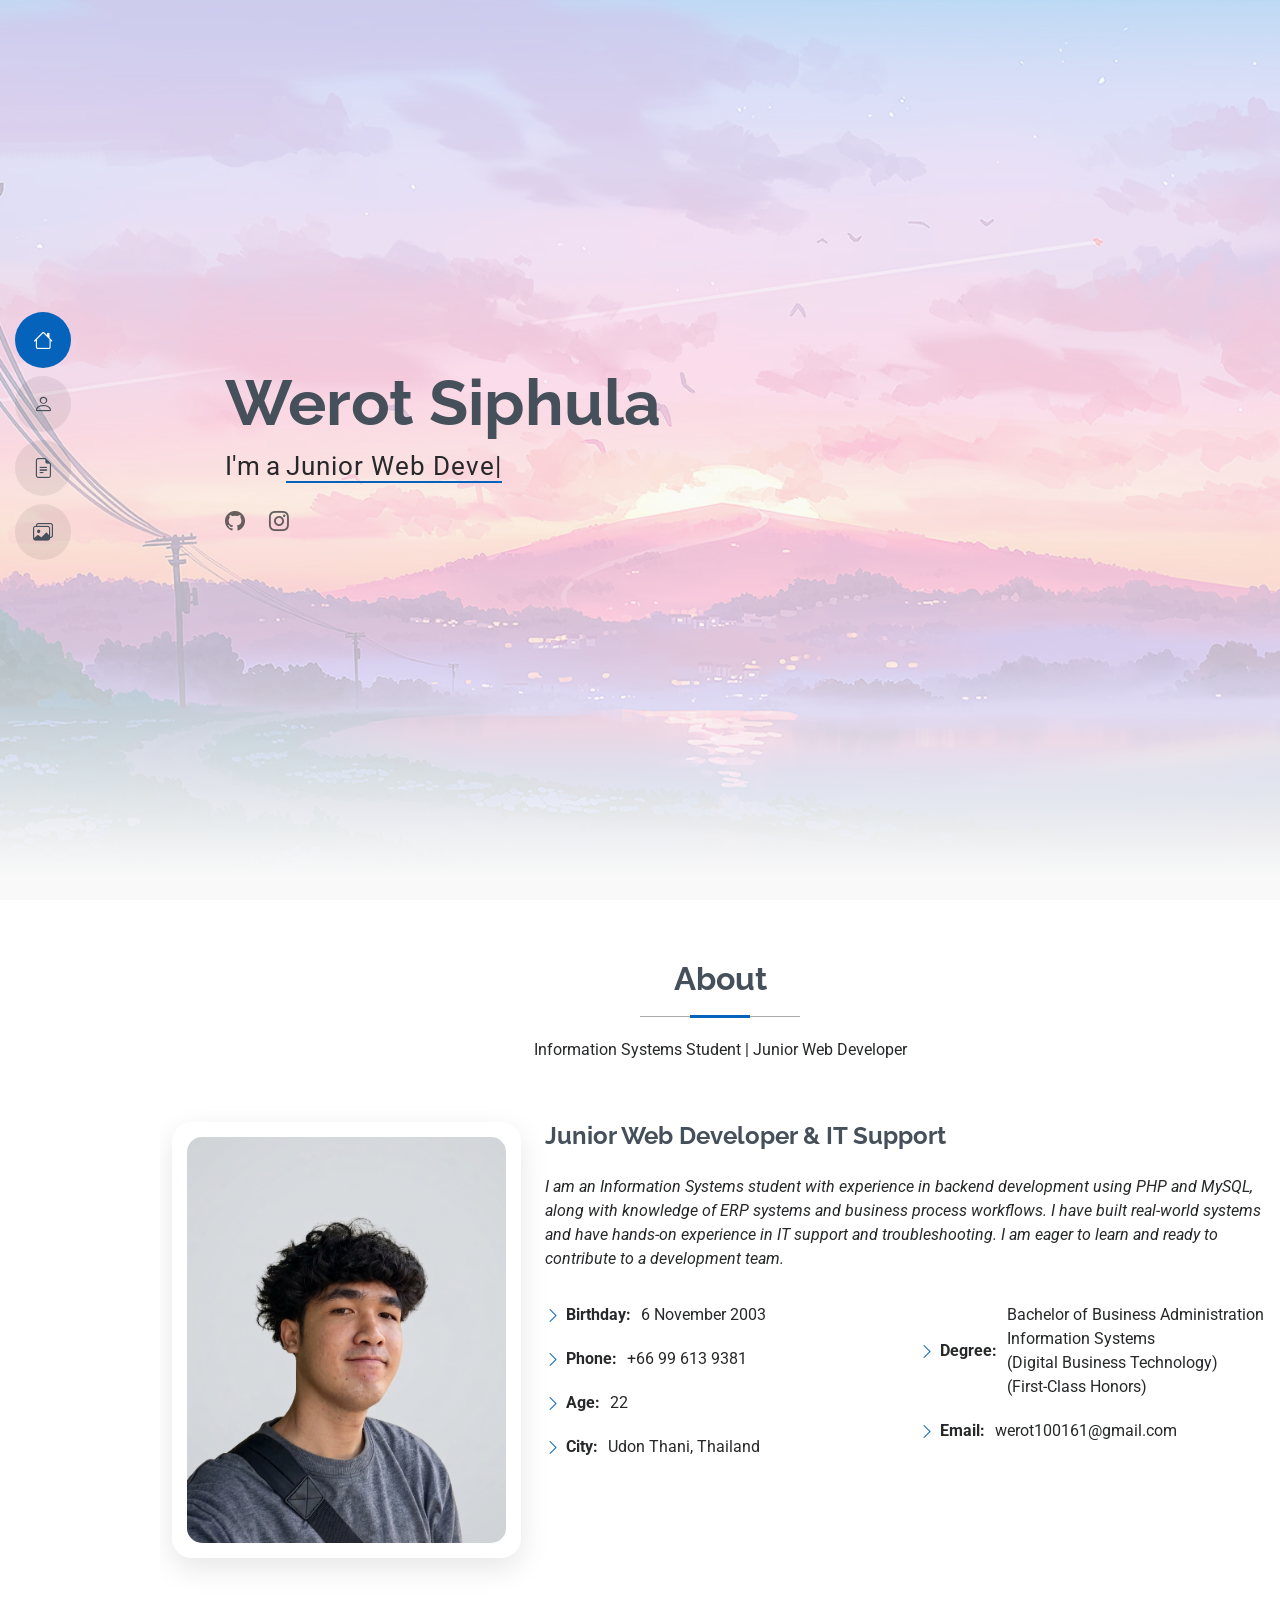
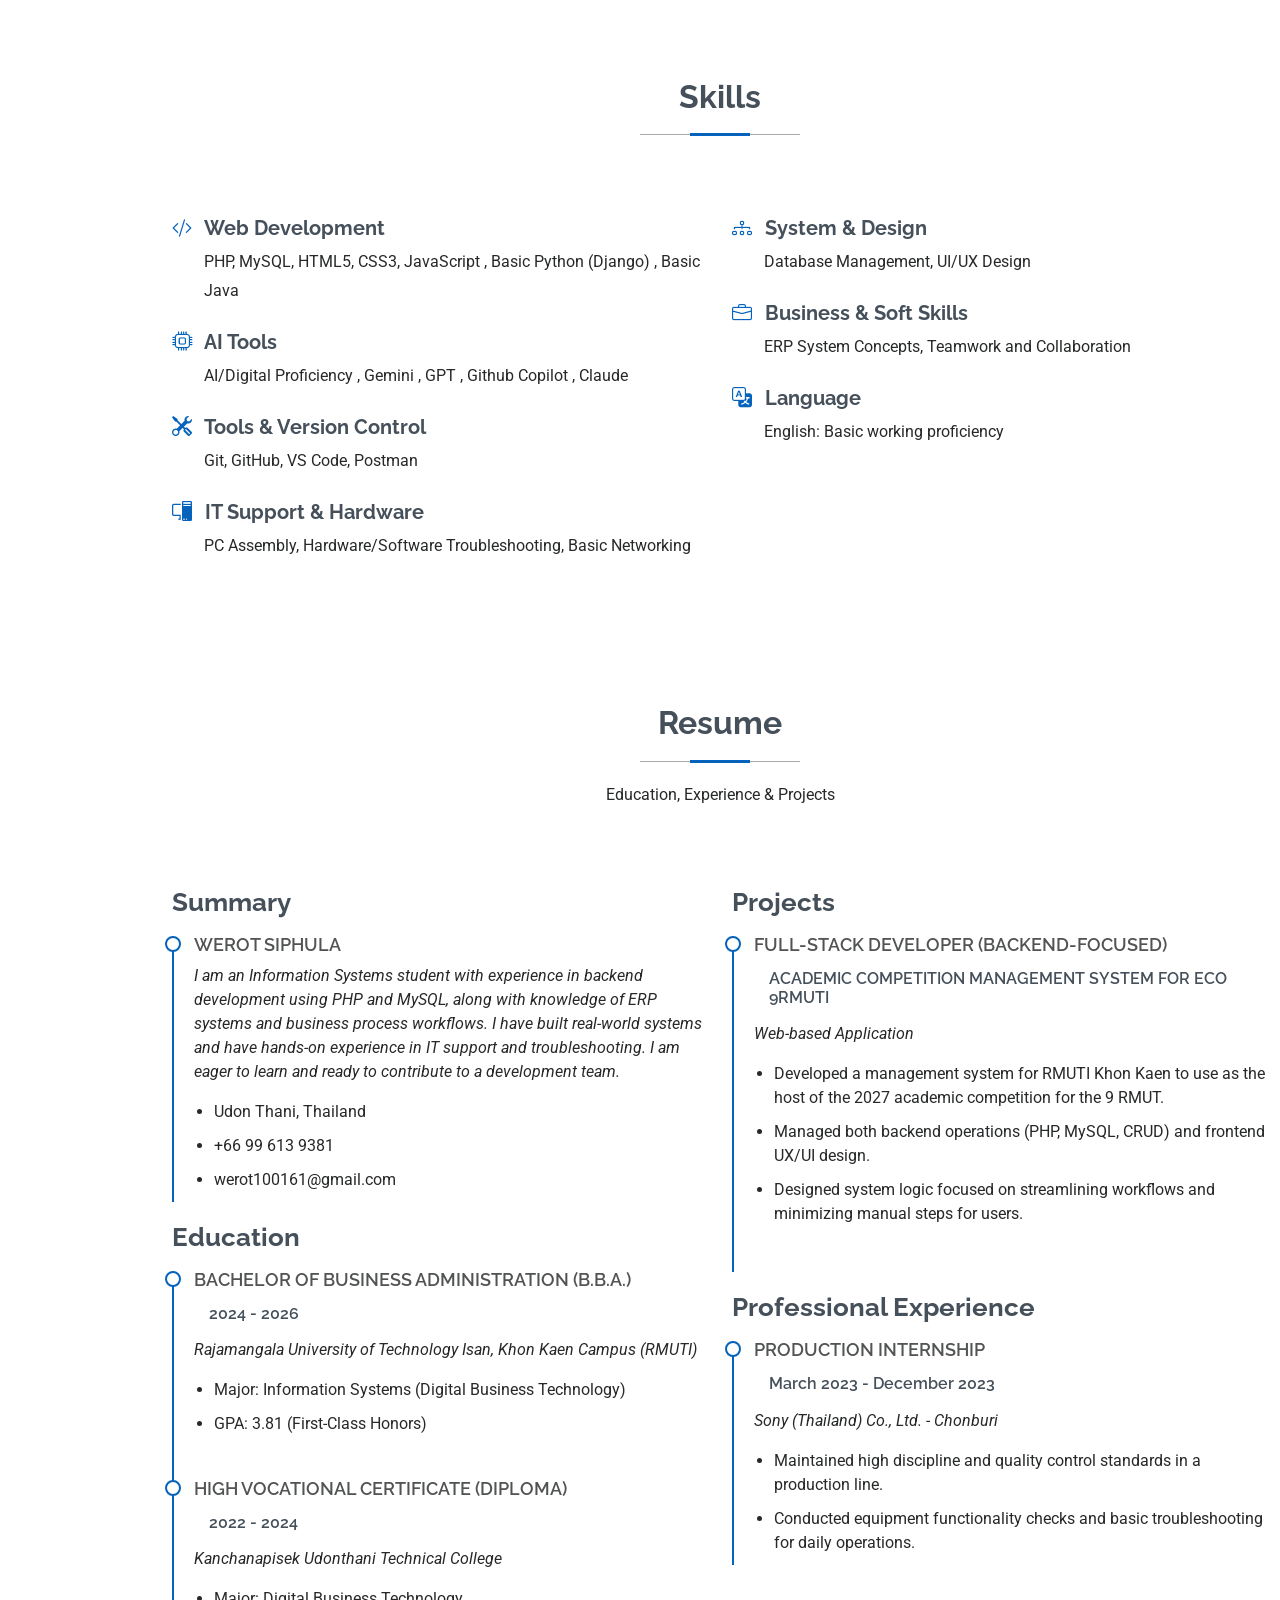
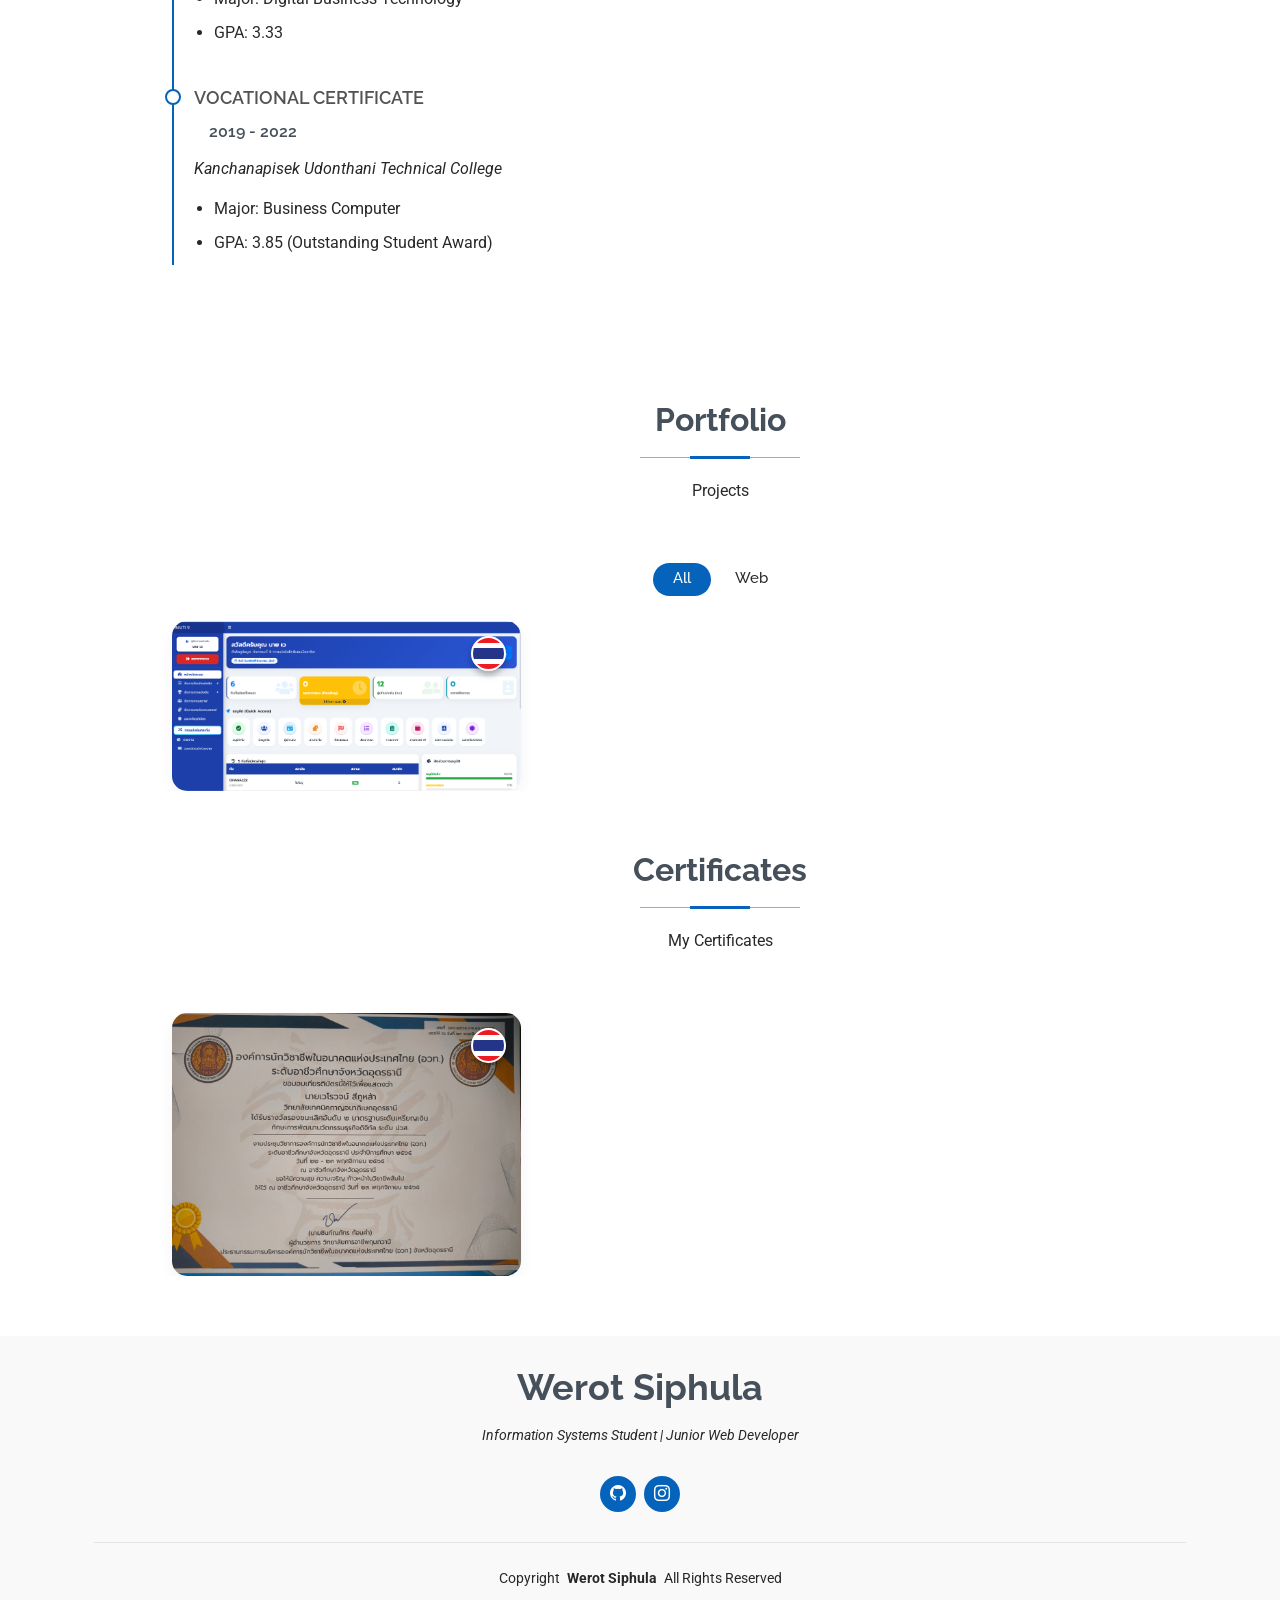
<file: index.html>
<!DOCTYPE html>
<html lang="en">

<head>
  <meta charset="utf-8">
  <meta content="width=device-width, initial-scale=1.0" name="viewport">
  <title>Index - MyResume </title>
  <meta content="" name="description">
  <meta content="" name="keywords">

  <link href="assets/img/Hutao.png" rel="icon">
  <link href="assets/img/Hutao.png" rel="apple-touch-icon">

  <link href="https://fonts.googleapis.com" rel="preconnect">
  <link href="https://fonts.gstatic.com" rel="preconnect" crossorigin>
  <link
    href="https://fonts.googleapis.com/css2?family=Roboto:ital,wght@0,100;0,300;0,400;0,500;0,700;0,900;1,100;1,300;1,400;1,500;1,700;1,900&family=Poppins:ital,wght@0,100;0,200;0,300;0,400;0,500;0,600;0,700;0,800;0,900;1,100;1,200;1,300;1,400;1,500;1,600;1,700;1,800;1,900&family=Raleway:ital,wght@0,100;0,200;0,300;0,400;0,500;0,600;0,700;0,800;0,900;1,100;1,200;1,300;1,400;1,500;1,600;1,700;1,800;1,900&display=swap"
    rel="stylesheet">

  <link href="assets/vendor/bootstrap/css/bootstrap.min.css" rel="stylesheet">
  <link href="assets/vendor/bootstrap-icons/bootstrap-icons.css" rel="stylesheet">
  <link href="assets/vendor/aos/aos.css" rel="stylesheet">
  <link href="assets/vendor/glightbox/css/glightbox.min.css" rel="stylesheet">
  <link href="assets/vendor/swiper/swiper-bundle.min.css" rel="stylesheet">

  <link href="assets/css/main.css" rel="stylesheet">

</head>

<body class="index-page">

  <header id="header" class="header d-flex flex-column justify-content-center">

    <i class="header-toggle d-xl-none bi bi-list"></i>

    <nav id="navmenu" class="navmenu">
      <ul>
        <li><a href="#hero" class="active"><i class="bi bi-house navicon"></i><span>Home</span></a></li>
        <li><a href="#about"><i class="bi bi-person navicon"></i><span>About</span></a></li>
        <li><a href="#resume"><i class="bi bi-file-earmark-text navicon"></i><span>Resume</span></a></li>
        <li><a href="#portfolio"><i class="bi bi-images navicon"></i><span>Portfolio</span></a></li>
      </ul>
    </nav>

  </header>

  <main class="main">

    <section id="hero" class="hero section light-background">

      <img src="assets/img/pixel1.jpg" alt="">

      <div class="container" data-aos="zoom-out">
        <div class="row justify-content-center">
          <div class="col-lg-9">
            <h2>Werot Siphula</h2>
            <p>I'm a <span class="typed" data-typed-items="Junior Web Developer, IT Support"></span><span
                class="typed-cursor typed-cursor--blink" aria-hidden="true"></span></p>
            <div class="social-links">
              <a href="https://github.com/Werot2003" target="_blank"><i class="bi bi-github"></i></a>
              <a href="https://www.instagram.com/werot_2003"><i class="bi bi-instagram"></i></a>
            </div>
          </div>
        </div>
      </div>

    </section>
    <section id="about" class="about section">

      <div class="container section-title" data-aos="fade-up">
        <h2>About</h2>
        <p>Information Systems Student | Junior Web Developer</p>
      </div>
      <div class="container" data-aos="fade-up" data-aos-delay="100">

        <div class="row gy-4 justify-content-center">
          <div class="col-lg-4" data-aos="fade-right">
            <div class="profile-card text-center">
              <img src="assets/img/me1.png" class="img-fluid" alt="Werot Siphula">
            </div>
          </div>
          <div class="col-lg-8 content">
            <h2>Junior Web Developer &amp; IT Support</h2>
            <p class="fst-italic py-3">
              I am an Information Systems student with experience in backend development using PHP and MySQL, along with
              knowledge of ERP systems and business process workflows. I have built real-world systems and have hands-on
              experience in IT support and troubleshooting. I am eager to learn and ready to contribute to a development
              team.
            </p>
            <div class="row">
              <div class="col-lg-6">
                <ul>
                  <li><i class="bi bi-chevron-right"></i> <strong>Birthday:</strong> <span>6 November 2003</span></li>
                  <li><i class="bi bi-chevron-right"></i> <strong>Phone:</strong> <span>+66 99 613 9381</span> </li>
                  <li><i class="bi bi-chevron-right"></i> <strong>Age:</strong> <span>22</span></li>
                  <li><i class="bi bi-chevron-right"></i> <strong>City:</strong> <span>Udon Thani, Thailand</span></li>
                </ul>
              </div>
              <div class="col-lg-6">
                <ul>
                  <li><i class="bi bi-chevron-right"></i> <strong>Degree:</strong>
                    <span>Bachelor of Business Administration <br> Information Systems <br> (Digital Business
                      Technology) <br>(First-Class Honors)</span>
                  </li>
                  <li><i class="bi bi-chevron-right"></i> <strong>Email:</strong> <span>werot100161@gmail.com</span>
                  </li>
                </ul>
              </div>
            </div>
          </div>
        </div>

      </div>

    </section>

    <section id="skills" class="skills section">

      <div class="container section-title" data-aos="fade-up">
        <h2>Skills</h2>
      </div>
      <div class="container" data-aos="fade-up" data-aos-delay="100">

        <div class="row">

          <div class="col-lg-6">
            <div class="mb-4">
              <h5 class="fw-bold" style="color: var(--heading-color);">
                <i class="bi bi-code-slash" style="color: var(--accent-color); margin-right: 8px;"></i> Web Development
              </h5>
              <ul style="list-style-type: none; padding-left: 32px; line-height: 1.8; color: var(--default-color);">
                <li>PHP, MySQL, HTML5, CSS3, JavaScript , Basic Python (Django) , Basic Java</li>
              </ul>
            </div>

            <div class="mb-4">
              <h5 class="fw-bold" style="color: var(--heading-color);">
                <i class="bi bi-cpu" style="color: var(--accent-color); margin-right: 8px;"></i> AI Tools
              </h5>
              <ul style="list-style-type: none; padding-left: 32px; line-height: 1.8; color: var(--default-color);">
                <li>AI/Digital Proficiency , Gemini , GPT , Github Copilot , Claude</li>
              </ul>
            </div>

            <div class="mb-4">
              <h5 class="fw-bold" style="color: var(--heading-color);">
                <i class="bi bi-tools" style="color: var(--accent-color); margin-right: 8px;"></i> Tools & Version
                Control
              </h5>
              <ul style="list-style-type: none; padding-left: 32px; line-height: 1.8; color: var(--default-color);">
                <li>Git, GitHub, VS Code, Postman</li>
              </ul>
            </div>

            <div class="mb-4">
              <h5 class="fw-bold" style="color: var(--heading-color);">
                <i class="bi bi-pc-display" style="color: var(--accent-color); margin-right: 8px;"></i> IT Support &
                Hardware
              </h5>
              <ul style="list-style-type: none; padding-left: 32px; line-height: 1.8; color: var(--default-color);">
                <li>PC Assembly, Hardware/Software Troubleshooting, Basic Networking</li>
              </ul>
            </div>
          </div>

          <div class="col-lg-6">
            <div class="mb-4">
              <h5 class="fw-bold" style="color: var(--heading-color);">
                <i class="bi bi-diagram-3" style="color: var(--accent-color); margin-right: 8px;"></i> System & Design
              </h5>
              <ul style="list-style-type: none; padding-left: 32px; line-height: 1.8; color: var(--default-color);">
                <li>Database Management, UI/UX Design</li>
              </ul>
            </div>

            <div class="mb-4">
              <h5 class="fw-bold" style="color: var(--heading-color);">
                <i class="bi bi-briefcase" style="color: var(--accent-color); margin-right: 8px;"></i> Business & Soft
                Skills
              </h5>
              <ul style="list-style-type: none; padding-left: 32px; line-height: 1.8; color: var(--default-color);">
                <li>ERP System Concepts, Teamwork and Collaboration</li>
              </ul>
            </div>

            <div class="mb-4">
              <h5 class="fw-bold" style="color: var(--heading-color);">
                <i class="bi bi-translate" style="color: var(--accent-color); margin-right: 8px;"></i> Language
              </h5>
              <ul style="list-style-type: none; padding-left: 32px; line-height: 1.8; color: var(--default-color);">
                <li>English: Basic working proficiency</li>
              </ul>
            </div>
          </div>

        </div>

      </div>

    </section>

    <section id="resume" class="resume section">

      <div class="container section-title" data-aos="fade-up">
        <h2>Resume</h2>
        <p>Education, Experience & Projects</p>
      </div>
      <div class="container">

        <div class="row">

          <div class="col-lg-6" data-aos="fade-up" data-aos-delay="100">
            <h3 class="resume-title">Summary</h3>

            <div class="resume-item pb-0">
              <h4>Werot Siphula</h4>
              <p><em>I am an Information Systems student with experience in backend development using PHP and MySQL,
                  along with knowledge of ERP systems and business process workflows. I have built real-world systems
                  and have hands-on experience in IT support and troubleshooting. I am eager to learn and ready to
                  contribute to a development team.</em></p>
              <ul>
                <li>Udon Thani, Thailand</li>
                <li>+66 99 613 9381</li>
                <li>werot100161@gmail.com</li>
              </ul>
            </div>
            <h3 class="resume-title">Education</h3>
            <div class="resume-item">
              <h4>Bachelor of Business Administration (B.B.A.)</h4>
              <h5>2024 - 2026</h5>
              <p><em>Rajamangala University of Technology Isan, Khon Kaen Campus (RMUTI)</em></p>
              <ul>
                <li>Major: Information Systems (Digital Business Technology)</li>
                <li>GPA: 3.81 (First-Class Honors)</li>
              </ul>
            </div>
            <div class="resume-item">
              <h4>High Vocational Certificate (Diploma)</h4>
              <h5>2022 - 2024</h5>
              <p><em>Kanchanapisek Udonthani Technical College</em></p>
              <ul>
                <li>Major: Digital Business Technology</li>
                <li>GPA: 3.33</li>
              </ul>
            </div>
            <div class="resume-item">
              <h4>Vocational Certificate</h4>
              <h5>2019 - 2022</h5>
              <p><em>Kanchanapisek Udonthani Technical College</em></p>
              <ul>
                <li>Major: Business Computer</li>
                <li>GPA: 3.85 (Outstanding Student Award)</li>
              </ul>
            </div>
          </div>

          <div class="col-lg-6" data-aos="fade-up" data-aos-delay="200">

            <h3 class="resume-title">Projects</h3>
            <div class="resume-item">
              <h4>Full-Stack Developer (Backend-Focused)</h4>
              <h5>ACADEMIC COMPETITION MANAGEMENT SYSTEM FOR ECO 9RMUTI</h5>
              <p><em>Web-based Application</em></p>
              <ul>
                <li>Developed a management system for RMUTI Khon Kaen to use as the host of the 2027 academic
                  competition for the 9 RMUT.</li>
                <li>Managed both backend operations (PHP, MySQL, CRUD) and frontend UX/UI design.</li>
                <li>Designed system logic focused on streamlining workflows and minimizing manual steps for users.</li>
              </ul>
            </div>
            <h3 class="resume-title">Professional Experience</h3>
            <div class="resume-item">
              <h4>Production Internship</h4>
              <h5>March 2023 - December 2023</h5>
              <p><em>Sony (Thailand) Co., Ltd. - Chonburi</em></p>
              <ul>
                <li>Maintained high discipline and quality control standards in a production line.</li>
                <li>Conducted equipment functionality checks and basic troubleshooting for daily operations.</li>
              </ul>
            </div>
          </div>

        </div>

      </div>

    </section>

    <section id="portfolio" class="portfolio section">

      <div class="container section-title" data-aos="fade-up">
        <h2>Portfolio</h2>
        <p>Projects</p>
      </div>

      <div class="container">

        <div class="isotope-layout" data-default-filter="*" data-layout="masonry" data-sort="original-order">

          <ul class="portfolio-filters isotope-filters" data-aos="fade-up" data-aos-delay="100">
            <li data-filter="*" class="filter-active">All</li>
            <li data-filter=".filter-web">Web</li>
          </ul>
          <div class="row gy-4 isotope-container" data-aos="fade-up" data-aos-delay="200">

            <div class="col-lg-4 col-md-6 portfolio-item isotope-item filter-web">
              <a href="portfolio-details.html" class="portfolio-card-link" title="เนื้อหาหน้านี้เป็นภาษาไทย">

                <div class="thai-flag-badge"></div>

                <img src="assets/img/portfolio/PJ1.png" class="img-fluid" alt="ACADEMIC COMPETITION MANAGEMENT SYSTEM">
                <div class="portfolio-info">
                  <h4>ACADEMIC COMPETITION MANAGEMENT SYSTEM</h4>
                  <p>Web-based Application (PHP, MySQL)</p>
                </div>
              </a>
            </div>
          </div>
        </div>

      </div>

      <div class="container section-title" data-aos="fade-up" style="margin-top: 60px;">
        <h2>Certificates</h2>
        <p>My Certificates</p>
      </div>

      <div class="container">
        <div class="row gy-4" data-aos="fade-up" data-aos-delay="200">

          <div class="col-lg-4 col-md-6 portfolio-item">
            <a href="certificate-details.html" class="portfolio-card-link" title="ดูใบประกาศทั้งหมด">
              <div class="thai-flag-badge"></div>
              <img src="assets/img/c/IMG_20260505_214524114.jpg" class="img-fluid" alt="My Certificates">
              <div class="portfolio-info">
                <h4>All Certificates</h4>
                <p>รวมใบประกาศนียบัตร</p>
              </div>
            </a>
          </div>

        </div>
      </div>

    </section>

  </main>

  <footer id="footer" class="footer position-relative light-background">
    <div class="container">
      <h3 class="sitename">Werot Siphula</h3>
      <p>Information Systems Student | Junior Web Developer</p>
      <div class="social-links d-flex justify-content-center">
        <a href="https://github.com/Werot2003" target="_blank"><i class="bi bi-github"></i></a>
        <a href="https://www.instagram.com/werot_2003"><i class="bi bi-instagram"></i></a>
      </div>
      <div class="container">
        <div class="copyright">
          <span>Copyright</span> <strong class="px-1 sitename">Werot Siphula</strong> <span>All Rights Reserved</span>
        </div>
      </div>
    </div>
  </footer>

  <a href="#" id="scroll-top" class="scroll-top d-flex align-items-center justify-content-center"><i
      class="bi bi-arrow-up-short"></i></a>

  <div id="preloader"></div>

  <script src="assets/vendor/bootstrap/js/bootstrap.bundle.min.js"></script>
  <script src="assets/vendor/aos/aos.js"></script>
  <script src="assets/vendor/typed.js/typed.umd.js"></script>
  <script src="assets/vendor/purecounter/purecounter_vanilla.js"></script>
  <script src="assets/vendor/waypoints/noframework.waypoints.js"></script>
  <script src="assets/vendor/glightbox/js/glightbox.min.js"></script>
  <script src="assets/vendor/imagesloaded/imagesloaded.pkgd.min.js"></script>
  <script src="assets/vendor/isotope-layout/isotope.pkgd.min.js"></script>
  <script src="assets/vendor/swiper/swiper-bundle.min.js"></script>

  <script src="assets/js/main.js"></script>

</body>

</html>
</file>
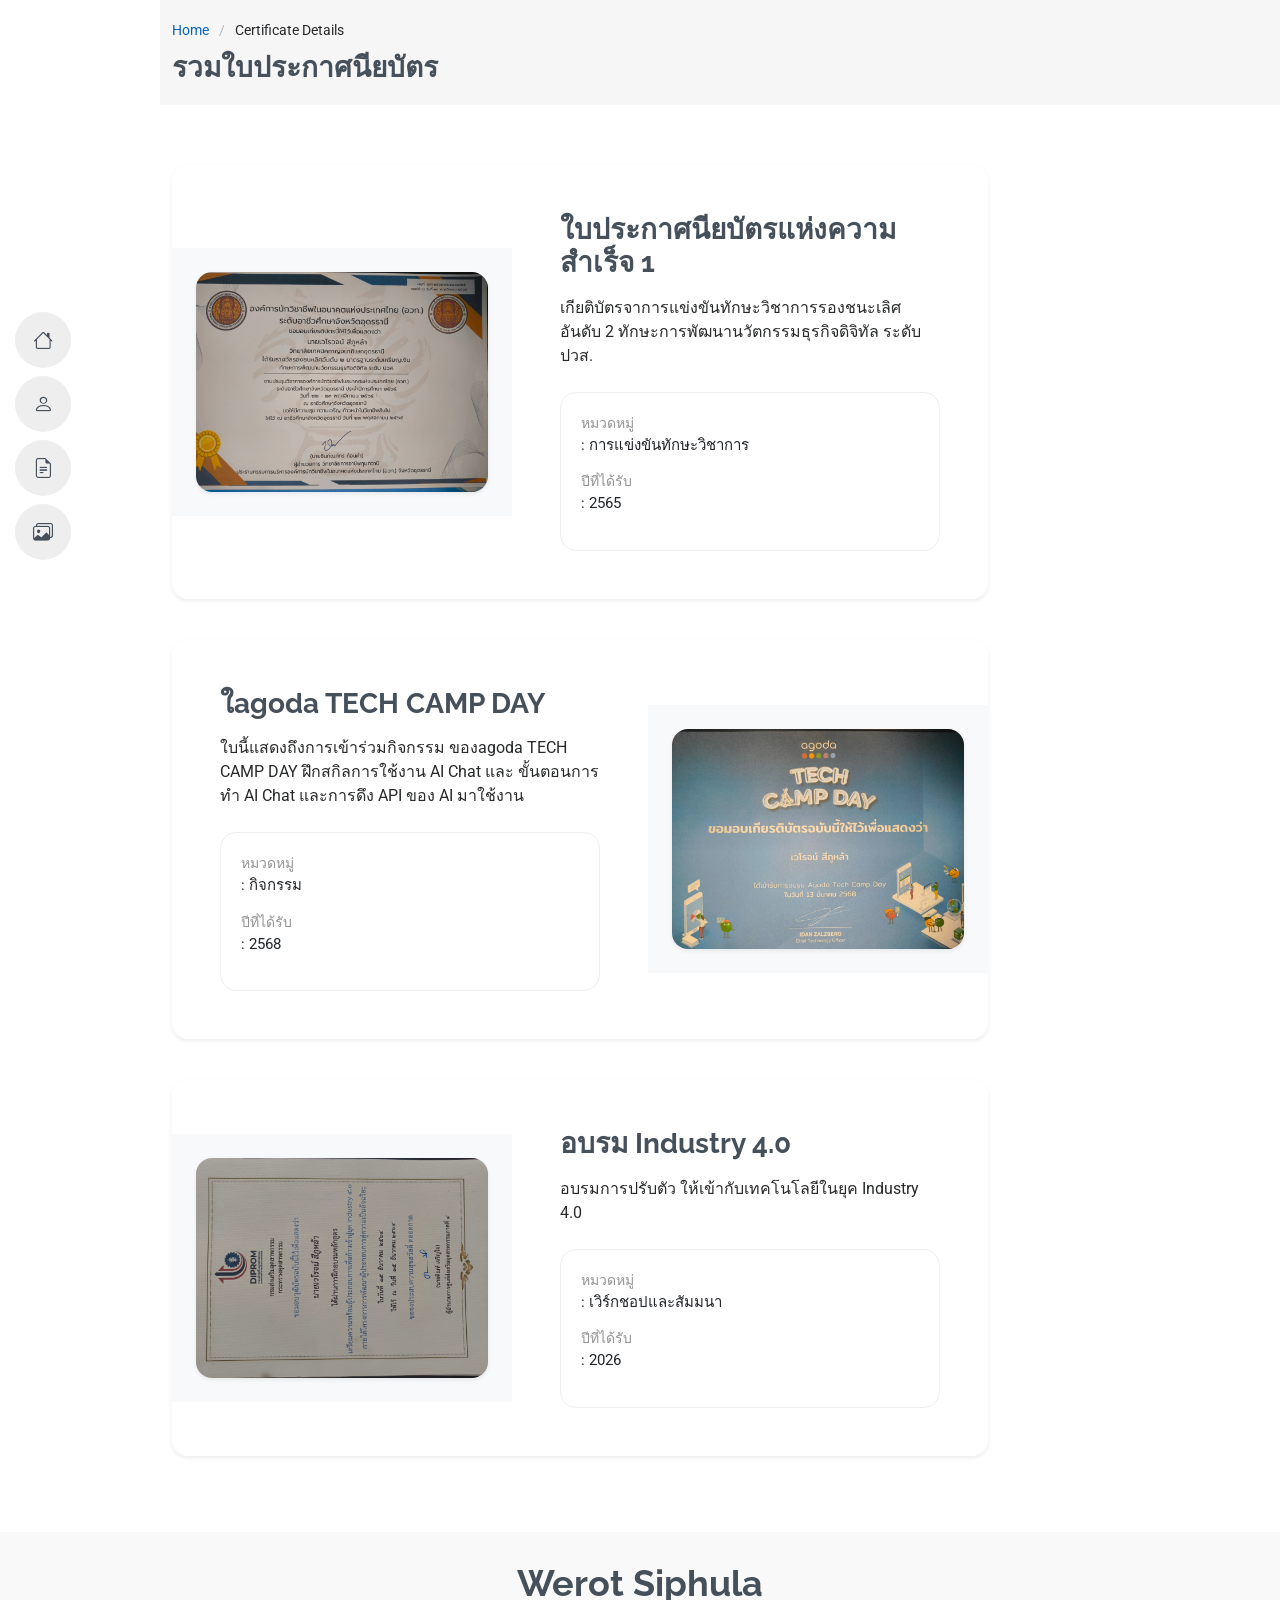
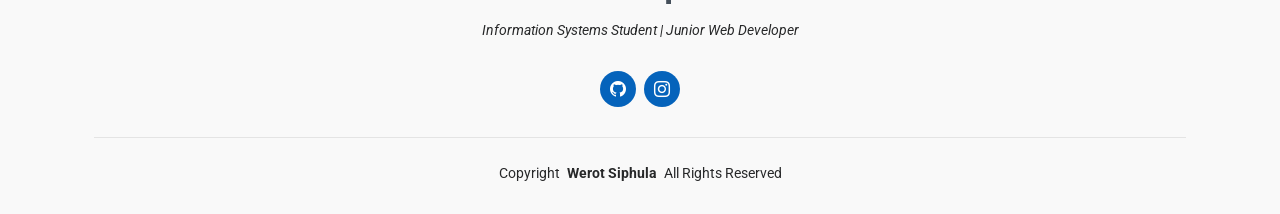
<file: certificate-details.html>
<!DOCTYPE html>
<html lang="en">

<head>
  <meta charset="utf-8">
  <meta content="width=device-width, initial-scale=1.0" name="viewport">
  <title>Certificate Details - Werot Siphula</title>
  <meta content="" name="description">
  <meta content="" name="keywords">

  <link href="assets/img/Hutao.png" rel="icon">
  <link href="assets/img/Hutao.png" rel="apple-touch-icon">

  <link href="https://fonts.googleapis.com" rel="preconnect">
  <link href="https://fonts.gstatic.com" rel="preconnect" crossorigin>
  <link href="https://fonts.googleapis.com/css2?family=Roboto:ital,wght@0,100;0,300;0,400;0,500;0,700;0,900;1,100;1,300;1,400;1,500;1,700;1,900&family=Poppins:ital,wght@0,100;0,200;0,300;0,400;0,500;0,600;0,700;0,800;0,900;1,100;1,200;1,300;1,400;1,500;1,600;1,700;1,800;1,900&family=Raleway:ital,wght@0,100;0,200;0,300;0,400;0,500;0,600;0,700;0,800;0,900;1,100;1,200;1,300;1,400;1,500;1,600;1,700;1,800;1,900&display=swap" rel="stylesheet">

  <link href="assets/vendor/bootstrap/css/bootstrap.min.css" rel="stylesheet">
  <link href="assets/vendor/bootstrap-icons/bootstrap-icons.css" rel="stylesheet">
  <link href="assets/vendor/aos/aos.css" rel="stylesheet">
  <link href="assets/vendor/glightbox/css/glightbox.min.css" rel="stylesheet">
  <link href="assets/vendor/swiper/swiper-bundle.min.css" rel="stylesheet">

  <link href="assets/css/main.css" rel="stylesheet">
</head>

<body class="portfolio-details-page">

  <header id="header" class="header d-flex flex-column justify-content-center">

    <i class="header-toggle d-xl-none bi bi-list"></i>

    <nav id="navmenu" class="navmenu">
      <ul>
        <li><a href="index.html#hero"><i class="bi bi-house navicon"></i><span>Home</span></a></li>
        <li><a href="index.html#about"><i class="bi bi-person navicon"></i><span>About</span></a></li>
        <li><a href="index.html#resume"><i class="bi bi-file-earmark-text navicon"></i><span>Resume</span></a></li>
        <li><a href="index.html#portfolio"><i class="bi bi-images navicon"></i><span>Portfolio</span></a></li>
      </ul>
    </nav>

  </header>

  <main class="main">

    <div class="page-title" data-aos="fade">
      <div class="container">
        <nav class="breadcrumbs">
          <ol>
            <li><a href="index.html">Home</a></li>
            <li class="current">Certificate Details</li>
          </ol>
        </nav>
        <h1>รวมใบประกาศนียบัตร</h1>
      </div>
    </div>

    <section id="portfolio-details" class="portfolio-details section">

      <div class="container" data-aos="fade-up">

        <div class="row gy-4">

          <!-- Certificate 1 -->
          <div class="col-lg-9" id="cert1">
            <div class="card border-0 shadow-sm rounded-4 overflow-hidden mb-3" data-aos="fade-up" data-aos-delay="100">
              <div class="row g-0 align-items-center">
                <div class="col-md-5 text-center bg-light p-4">
                   <a href="assets/img/c/IMG_20260505_214524114.jpg" class="glightbox" data-gallery="certificates">
                     <img src="assets/img/c/IMG_20260505_214524114.jpg" class="img-fluid rounded-4 shadow-sm" alt="Certificate 1" style="max-height: 280px; object-fit: contain;">
                   </a>
                </div>
                <div class="col-md-7 p-4 p-lg-5">
                  <h3 class="fw-bold mb-3" style="color: var(--heading-color);">ใบประกาศนียบัตรแห่งความสำเร็จ 1</h3>
                  <p class="mb-4" style="color: var(--default-color);">
                    เกียติบัตรจาการแข่งขันทักษะวิชาการรองชนะเลิศอันดับ 2 ทักษะการพัฒนานวัตกรรมธุรกิจดิจิทัล ระดับ ปวส. 
                  </p>
                  <div class="portfolio-info rounded-4" style="margin-top: 0; padding: 20px; box-shadow: none; border: 1px solid #eee;">
                    <ul style="margin-bottom: 0;">
                      <li><strong>หมวดหมู่</strong>: การแข่งขันทักษะวิชาการ</li>
                      <li><strong>ปีที่ได้รับ</strong>: 2565</li>
                    </ul>
                  </div>
                </div>
              </div>
            </div>
          </div>

          <!-- Certificate 2 -->
          <div class="col-lg-9" id="cert2">
            <div class="card border-0 shadow-sm rounded-4 overflow-hidden mb-3" data-aos="fade-up" data-aos-delay="200">
              <div class="row g-0 align-items-center flex-md-row-reverse">
                <div class="col-md-5 text-center bg-light p-4">
                   <a href="assets/img/c/IMG_20260505_214531513.jpg" class="glightbox" data-gallery="certificates">
                     <img src="assets/img/c/IMG_20260505_214531513.jpg" class="img-fluid rounded-4 shadow-sm" alt="Certificate 2" style="max-height: 280px; object-fit: contain;">
                   </a>
                </div>
                <div class="col-md-7 p-4 p-lg-5">
                  <h3 class="fw-bold mb-3" style="color: var(--heading-color);">ใagoda TECH CAMP DAY</h3>
                  <p class="mb-4" style="color: var(--default-color);">
                    ใบนี้แสดงถึงการเข้าร่วมกิจกรรม ของagoda TECH CAMP DAY ฝึกสกิลการใช้งาน AI Chat และ ขั้นตอนการทำ AI Chat และการดึง API ของ AI มาใช้งาน
                  </p>
                  <div class="portfolio-info rounded-4" style="margin-top: 0; padding: 20px; box-shadow: none; border: 1px solid #eee;">
                    <ul style="margin-bottom: 0;">
                      <li><strong>หมวดหมู่</strong>: กิจกรรม</li>
                      <li><strong>ปีที่ได้รับ</strong>: 2568</li>
                    </ul>
                  </div>
                </div>
              </div>
            </div>
          </div>

          <!-- Certificate 3 -->
          <div class="col-lg-9" id="cert3">
            <div class="card border-0 shadow-sm rounded-4 overflow-hidden mb-3" data-aos="fade-up" data-aos-delay="300">
              <div class="row g-0 align-items-center">
                <div class="col-md-5 text-center bg-light p-4">
                   <a href="assets/img/c/IMG_20260505_214738640.jpg" class="glightbox" data-gallery="certificates">
                     <img src="assets/img/c/IMG_20260505_214738640.jpg" class="img-fluid rounded-4 shadow-sm" alt="Certificate 3" style="max-height: 280px; object-fit: contain;">
                   </a>
                </div>
                <div class="col-md-7 p-4 p-lg-5">
                  <h3 class="fw-bold mb-3" style="color: var(--heading-color);">อบรม Industry 4.0</h3>
                  <p class="mb-4" style="color: var(--default-color);">
                    อบรมการปรับตัว ให้เข้ากับเทคโนโลยีในยุค Industry 4.0
                  </p>
                  <div class="portfolio-info rounded-4" style="margin-top: 0; padding: 20px; box-shadow: none; border: 1px solid #eee;">
                    <ul style="margin-bottom: 0;">
                      <li><strong>หมวดหมู่</strong>: เวิร์กชอปและสัมมนา</li>
                      <li><strong>ปีที่ได้รับ</strong>: 2026</li>
                    </ul>
                  </div>
                </div>
              </div>
            </div>
          </div>

        </div>

      </div>

    </section>

  </main>

  <footer id="footer" class="footer position-relative light-background">
    <div class="container">
      <h3 class="sitename">Werot Siphula</h3>
      <p>Information Systems Student | Junior Web Developer</p>
      <div class="social-links d-flex justify-content-center">
        <a href="https://github.com/Werot2003" target="_blank"><i class="bi bi-github"></i></a>
        <a href="https://www.instagram.com/werot_2003"><i class="bi bi-instagram"></i></a>
      </div>
      <div class="container">
        <div class="copyright">
          <span>Copyright</span> <strong class="px-1 sitename">Werot Siphula</strong> <span>All Rights Reserved</span>
        </div>
      </div>
    </div>
  </footer>

  <a href="#" id="scroll-top" class="scroll-top d-flex align-items-center justify-content-center"><i class="bi bi-arrow-up-short"></i></a>

  <div id="preloader"></div>

  <script src="assets/vendor/bootstrap/js/bootstrap.bundle.min.js"></script>
  <script src="assets/vendor/aos/aos.js"></script>
  <script src="assets/vendor/typed.js/typed.umd.js"></script>
  <script src="assets/vendor/purecounter/purecounter_vanilla.js"></script>
  <script src="assets/vendor/waypoints/noframework.waypoints.js"></script>
  <script src="assets/vendor/glightbox/js/glightbox.min.js"></script>
  <script src="assets/vendor/imagesloaded/imagesloaded.pkgd.min.js"></script>
  <script src="assets/vendor/isotope-layout/isotope.pkgd.min.js"></script>
  <script src="assets/vendor/swiper/swiper-bundle.min.js"></script>

  <script src="assets/js/main.js"></script>

</body>

</html>
</file>
<file: assets/css/main.css>
/* Fonts */
:root {
  --default-font: "Roboto", system-ui, -apple-system, "Segoe UI", Roboto, "Helvetica Neue", Arial, "Noto Sans", "Liberation Sans", sans-serif, "Apple Color Emoji", "Segoe UI Emoji", "Segoe UI Symbol", "Noto Color Emoji";
  --heading-font: "Raleway", sans-serif;
  --nav-font: "Poppins", sans-serif;
}

/* Global Colors - The following color variables are used throughout the website. Updating them here will change the color scheme of the entire website */
:root {
  --background-color: #ffffff;
  /* Background color for the entire website, including individual sections */
  --default-color: #272829;
  /* Default color used for the majority of the text content across the entire website */
  --heading-color: #45505b;
  /* Color for headings, subheadings and title throughout the website */
  --accent-color: #0563bb;
  /* Accent color that represents your brand on the website. It's used for buttons, links, and other elements that need to stand out */
  --surface-color: #ffffff;
  /* The surface color is used as a background of boxed elements within sections, such as cards, icon boxes, or other elements that require a visual separation from the global background. */
  --contrast-color: #ffffff;
  /* Contrast color for text, ensuring readability against backgrounds of accent, heading, or default colors. */
}

/* Nav Menu Colors - The following color variables are used specifically for the navigation menu. They are separate from the global colors to allow for more customization options */
:root {
  --nav-color: #45505b;
  /* The default color of the main navmenu links */
  --nav-hover-color: #0563bb;
  /* Applied to main navmenu links when they are hovered over or active */
  --nav-mobile-background-color: #ffffff;
  /* Used as the background color for mobile navigation menu */
  --nav-dropdown-background-color: #ffffff;
  /* Used as the background color for dropdown items that appear when hovering over primary navigation items */
  --nav-dropdown-color: #212529;
  /* Used for navigation links of the dropdown items in the navigation menu. */
  --nav-dropdown-hover-color: #0563bb;
  /* Similar to --nav-hover-color, this color is applied to dropdown navigation links when they are hovered over. */
}

/* Color Presets - These classes override global colors when applied to any section or element, providing reuse of the sam color scheme. */

.light-background {
  --background-color: #f9f9f9;
  --surface-color: #ffffff;
}

.dark-background {
  --background-color: #060606;
  --default-color: #ffffff;
  --heading-color: #ffffff;
  --surface-color: #252525;
  --contrast-color: #ffffff;
}

/* Smooth scroll */
:root {
  scroll-behavior: smooth;
}

/*--------------------------------------------------------------
# General Styling & Shared Classes
--------------------------------------------------------------*/
body {
  color: var(--default-color);
  background-color: var(--background-color);
  font-family: var(--default-font);
}

a {
  color: var(--accent-color);
  text-decoration: none;
  transition: 0.3s;
}

a:hover {
  color: color-mix(in srgb, var(--accent-color), transparent 25%);
  text-decoration: none;
}

h1,
h2,
h3,
h4,
h5,
h6 {
  color: var(--heading-color);
  font-family: var(--heading-font);
}

/*--------------------------------------------------------------
# Global Header
--------------------------------------------------------------*/
.header {
  color: var(--default-color);
  position: fixed;
  top: 0;
  left: 0;
  bottom: 0;
  padding: 0 15px;
  transition: all ease-in-out 0.3s;
  overflow-y: auto;
  z-index: 997;
  min-width: 200px;
}

@media (max-width: 1199px) {
  .header {
    background-color: var(--background-color);
    border-right: 1px solid color-mix(in srgb, var(--default-color), transparent 90%);
    width: 300px;
    left: -100%;
  }
}

@media (min-width: 1200px) and (max-width: 1600px) {
  .header~main {
    margin-left: 160px;
  }

  .header~main .hero {
    margin-left: -160px;
    width: 100vw;
  }
}

.header.header-show {
  left: 0;
}

.header .header-toggle {
  color: var(--contrast-color);
  background-color: var(--accent-color);
  font-size: 22px;
  display: flex;
  align-items: center;
  justify-content: center;
  width: 40px;
  height: 40px;
  border-radius: 50%;
  cursor: pointer;
  position: fixed;
  top: 15px;
  right: 15px;
  z-index: 9999;
  transition: background-color 0.3s;
}

.header .header-toggle:hover {
  color: var(--contrast-color);
  background-color: color-mix(in srgb, var(--accent-color) 90%, white 15%);
}

/*--------------------------------------------------------------
# Navigation Menu
--------------------------------------------------------------*/
.navmenu {
  padding: 0;
  z-index: 9997;
}

.navmenu ul {
  list-style: none;
  padding: 0 0 20px 0;
  margin: 0;
  width: 140px;
}

.navmenu a,
.navmenu a:focus {
  color: var(--nav-color);
  font-family: var(--nav-font);
  display: flex;
  align-items: center;
  padding: 10px 18px;
  margin-bottom: 8px;
  font-size: 15px;
  border-radius: 50px;
  background: color-mix(in srgb, var(--default-color), transparent 92%);
  height: 56px;
  width: 100%;
  overflow: hidden;
  transition: 0.3s;
}

.navmenu a i,
.navmenu a:focus i {
  font-size: 20px;
}

.navmenu a span,
.navmenu a:focus span {
  padding: 0 5px 0 7px;
}

@media (min-width: 992px) {

  .navmenu a,
  .navmenu a:focus {
    max-width: 56px;
  }

  .navmenu a span,
  .navmenu a:focus span {
    display: none;
  }
}

.navmenu a:hover,
.navmenu .active,
.navmenu .active:focus,
.navmenu li:hover>a {
  color: var(--contrast-color);
  background: var(--nav-hover-color);
}

.navmenu a:hover,
.navmenu li:hover>a {
  max-width: 100%;
  color: var(--contrast-color);
}

.navmenu a:hover span,
.navmenu li:hover>a span {
  display: block;
}

/*--------------------------------------------------------------
# Global Footer
--------------------------------------------------------------*/
.footer {
  color: var(--default-color);
  background-color: var(--background-color);
  font-size: 14px;
  text-align: center;
  padding: 30px 0;
  position: relative;
}

.footer h3 {
  font-size: 36px;
  font-weight: 700;
  position: relative;
  padding: 0;
  margin: 0 0 15px 0;
}

.footer p {
  font-size: 15;
  font-style: italic;
  padding: 0;
  margin: 0 0 30px 0;
}

.footer .social-links {
  margin: 0 0 30px 0;
}

.footer .social-links a {
  font-size: 16px;
  display: flex;
  align-items: center;
  justify-content: center;
  background: var(--accent-color);
  color: var(--contrast-color);
  line-height: 1;
  margin: 0 4px;
  border-radius: 50%;
  text-align: center;
  width: 36px;
  height: 36px;
  transition: 0.3s;
}

.footer .social-links a:hover {
  background: color-mix(in srgb, var(--accent-color), transparent 20%);
  text-decoration: none;
}

.footer .copyright {
  padding-top: 25px;
  border-top: 1px solid color-mix(in srgb, var(--default-color), transparent 90%);
}

.footer .credits {
  font-size: 13px;
  padding-top: 5px;
}

/*--------------------------------------------------------------
# Preloader
--------------------------------------------------------------*/
#preloader {
  position: fixed;
  inset: 0;
  z-index: 999999;
  overflow: hidden;
  background: var(--background-color);
  transition: all 0.6s ease-out;
}

#preloader:before {
  content: "";
  position: fixed;
  top: calc(50% - 30px);
  left: calc(50% - 30px);
  border: 6px solid #ffffff;
  border-color: var(--accent-color) transparent var(--accent-color) transparent;
  border-radius: 50%;
  width: 60px;
  height: 60px;
  animation: animate-preloader 1.5s linear infinite;
}

@keyframes animate-preloader {
  0% {
    transform: rotate(0deg);
  }

  100% {
    transform: rotate(360deg);
  }
}

/*--------------------------------------------------------------
# Scroll Top Button
--------------------------------------------------------------*/
.scroll-top {
  position: fixed;
  visibility: hidden;
  opacity: 0;
  right: 15px;
  bottom: -15px;
  z-index: 99999;
  background-color: var(--accent-color);
  width: 44px;
  height: 44px;
  border-radius: 50px;
  transition: all 0.4s;
}

.scroll-top i {
  font-size: 24px;
  color: var(--contrast-color);
  line-height: 0;
}

.scroll-top:hover {
  background-color: color-mix(in srgb, var(--accent-color), transparent 20%);
  color: var(--contrast-color);
}

.scroll-top.active {
  visibility: visible;
  opacity: 1;
  bottom: 15px;
}

/*--------------------------------------------------------------
# Disable aos animation delay on mobile devices
--------------------------------------------------------------*/
@media screen and (max-width: 768px) {
  [data-aos-delay] {
    transition-delay: 0 !important;
  }
}

/*--------------------------------------------------------------
# Global Page Titles & Breadcrumbs
--------------------------------------------------------------*/
.page-title {
  --background-color: color-mix(in srgb, var(--default-color), transparent 96%);
  color: var(--default-color);
  background-color: var(--background-color);
  padding: 20px 0;
  position: relative;
}

.page-title h1 {
  font-size: 28px;
  font-weight: 700;
  margin: 0;
}

.page-title .breadcrumbs ol {
  display: flex;
  flex-wrap: wrap;
  list-style: none;
  padding: 0 0 10px 0;
  margin: 0;
  font-size: 14px;
  font-weight: 400;
}

.page-title .breadcrumbs ol li+li {
  padding-left: 10px;
}

.page-title .breadcrumbs ol li+li::before {
  content: "/";
  display: inline-block;
  padding-right: 10px;
  color: color-mix(in srgb, var(--default-color), transparent 70%);
}

/*--------------------------------------------------------------
# Global Sections
--------------------------------------------------------------*/
section,
.section {
  color: var(--default-color);
  background-color: var(--background-color);
  padding: 60px 0;
  overflow: clip;
}

/*--------------------------------------------------------------
# Global Section Titles
--------------------------------------------------------------*/
.section-title {
  text-align: center;
  padding-bottom: 60px;
  position: relative;
}

.section-title h2 {
  font-size: 32px;
  font-weight: 700;
  margin-bottom: 20px;
  padding-bottom: 20px;
  position: relative;
}

.section-title h2:before {
  content: "";
  position: absolute;
  display: block;
  width: 160px;
  height: 1px;
  background: color-mix(in srgb, var(--default-color), transparent 60%);
  left: 0;
  right: 0;
  bottom: 1px;
  margin: auto;
}

.section-title h2::after {
  content: "";
  position: absolute;
  display: block;
  width: 60px;
  height: 3px;
  background: var(--accent-color);
  left: 0;
  right: 0;
  bottom: 0;
  margin: auto;
}

.section-title p {
  margin-bottom: 0;
}

/*--------------------------------------------------------------
# Hero Section
--------------------------------------------------------------*/
.hero {
  width: 100%;
  min-height: 100vh;
  position: relative;
  padding: 80px 0;
  display: flex;
  align-items: center;
  justify-content: center;
}

.hero img {
  position: absolute;
  inset: 0;
  display: block;
  width: 100%;
  height: 100%;
  object-fit: cover;
  z-index: 1;
}

.hero:before {
  content: "";
  background: color-mix(in srgb, var(--background-color), transparent 30%);
  position: absolute;
  inset: 0;
  z-index: 2;
}

.hero .container {
  position: relative;
  z-index: 3;
}

.hero h2 {
  margin: 0;
  font-size: 64px;
  font-weight: 700;
}

.hero p {
  margin: 5px 0 0 0;
  font-size: 26px;
}

.hero p span {
  letter-spacing: 1px;
  border-bottom: 2px solid var(--accent-color);
}

.hero .social-links {
  margin-top: 25px;
}

.hero .social-links a {
  font-size: 20px;
  display: inline-block;
  color: color-mix(in srgb, var(--default-color), transparent 30%);
  line-height: 1;
  margin-right: 20px;
  transition: 0.3s;
}

.hero .social-links a:hover {
  color: var(--accent-color);
}

@media (max-width: 768px) {
  .hero h2 {
    font-size: 32px;
  }

  .hero p {
    font-size: 20px;
  }
}

/*--------------------------------------------------------------
# About Section
--------------------------------------------------------------*/
.about .content h2 {
  font-weight: 700;
  font-size: 24px;
}

.about .content ul {
  list-style: none;
  padding: 0;
}

.about .content ul li {
  margin-bottom: 20px;
  display: flex;
  align-items: center;
}

.about .content ul strong {
  margin-right: 10px;
}

.about .content ul i {
  font-size: 16px;
  margin-right: 5px;
  color: var(--accent-color);
  line-height: 0;
}

/*--------------------------------------------------------------
# Stats Section
--------------------------------------------------------------*/
.stats i {
  background-color: var(--accent-color);
  color: var(--contrast-color);
  width: 54px;
  height: 54px;
  font-size: 24px;
  border-radius: 50px;
  display: inline-flex;
  align-items: center;
  justify-content: center;
  position: relative;
  z-index: 1;
}

.stats .stats-item {
  margin-top: 10px;
  width: 100%;
  position: relative;
  text-align: center;
  z-index: 0;
}

.stats .stats-item span {
  font-size: 36px;
  display: block;
  font-weight: 700;
  color: color-mix(in srgb, var(--default-color), transparent 20%);
}

.stats .stats-item p {
  padding: 0;
  margin: 0;
  color: color-mix(in srgb, var(--default-color), transparent 50%);
  font-size: 16px;
}

/*--------------------------------------------------------------
# Skills Section
--------------------------------------------------------------*/
.skills .progress {
  height: 60px;
  display: block;
  background: none;
  border-radius: 0;
}

.skills .progress .skill {
  color: var(--heading-color);
  padding: 0;
  margin: 0 0 6px 0;
  text-transform: uppercase;
  display: block;
  font-weight: 600;
  font-family: var(--heading-font);
}

.skills .progress .skill .val {
  float: right;
  font-style: normal;
}

.skills .progress-bar-wrap {
  background: color-mix(in srgb, var(--default-color), transparent 90%);
  height: 10px;
}

.skills .progress-bar {
  width: 1px;
  height: 10px;
  transition: 0.9s;
  background-color: var(--accent-color);
}

/*--------------------------------------------------------------
# Resume Section
--------------------------------------------------------------*/
.resume .resume-title {
  color: var(--heading-color);
  font-size: 26px;
  font-weight: 700;
  margin-top: 20px;
  margin-bottom: 20px;
}

.resume .resume-item {
  padding: 0 0 20px 20px;
  margin-top: -2px;
  border-left: 2px solid var(--accent-color);
  position: relative;
}

.resume .resume-item h4 {
  line-height: 18px;
  font-size: 18px;
  font-weight: 600;
  text-transform: uppercase;
  color: color-mix(in srgb, var(--default-color), transparent 20%);
  margin-bottom: 10px;
}

.resume .resume-item h5 {
  font-size: 16px;
  padding: 5px 15px;
  display: inline-block;
  font-weight: 600;
  margin-bottom: 10px;
}

.resume .resume-item ul {
  padding-left: 20px;
}

.resume .resume-item ul li {
  padding-bottom: 10px;
}

.resume .resume-item:last-child {
  padding-bottom: 0;
}

.resume .resume-item::before {
  content: "";
  position: absolute;
  width: 16px;
  height: 16px;
  border-radius: 50px;
  left: -9px;
  top: 0;
  background: var(--background-color);
  border: 2px solid var(--accent-color);
}

/*--------------------------------------------------------------
# Portfolio Section
--------------------------------------------------------------*/
.portfolio .portfolio-filters {
  padding: 0;
  margin: 0 auto 20px auto;
  list-style: none;
  text-align: center;
}

.portfolio .portfolio-filters li {
  cursor: pointer;
  display: inline-block;
  padding: 8px 20px 10px 20px;
  margin: 0;
  font-size: 15px;
  font-weight: 500;
  line-height: 1;
  margin-bottom: 5px;
  border-radius: 50px;
  transition: all 0.3s ease-in-out;
  font-family: var(--heading-font);
}

.portfolio .portfolio-filters li:hover,
.portfolio .portfolio-filters li.filter-active {
  color: var(--contrast-color);
  background-color: var(--accent-color);
}

.portfolio .portfolio-filters li:first-child {
  margin-left: 0;
}

.portfolio .portfolio-filters li:last-child {
  margin-right: 0;
}

@media (max-width: 575px) {
  .portfolio .portfolio-filters li {
    font-size: 14px;
    margin: 0 0 10px 0;
  }
}

.portfolio .portfolio-item {
  position: relative;
  overflow: hidden;
}

.portfolio .portfolio-item .portfolio-info {
  opacity: 0;
  position: absolute;
  left: 12px;
  right: 12px;
  bottom: -100%;
  z-index: 3;
  transition: all ease-in-out 0.5s;
  background: color-mix(in srgb, var(--background-color), transparent 10%);
  padding: 15px;
}

.portfolio .portfolio-item .portfolio-info h4 {
  font-size: 18px;
  font-weight: 600;
  padding-right: 50px;
}

.portfolio .portfolio-item .portfolio-info p {
  color: color-mix(in srgb, var(--default-color), transparent 30%);
  font-size: 14px;
  margin-bottom: 0;
  padding-right: 50px;
}

.portfolio .portfolio-item .portfolio-info .preview-link,
.portfolio .portfolio-item .portfolio-info .details-link {
  position: absolute;
  right: 50px;
  font-size: 24px;
  top: calc(50% - 14px);
  color: color-mix(in srgb, var(--default-color), transparent 30%);
  transition: 0.3s;
  line-height: 0;
}

.portfolio .portfolio-item .portfolio-info .preview-link:hover,
.portfolio .portfolio-item .portfolio-info .details-link:hover {
  color: var(--accent-color);
}

.portfolio .portfolio-item .portfolio-info .details-link {
  right: 14px;
  font-size: 28px;
}

.portfolio .portfolio-item:hover .portfolio-info {
  opacity: 1;
  bottom: 0;
}

/*--------------------------------------------------------------
# Portfolio Details Section
--------------------------------------------------------------*/
.portfolio-details .portfolio-details-slider img {
  width: 100%;
}

.portfolio-details .swiper-wrapper {
  height: auto;
}

.portfolio-details .swiper-button-prev,
.portfolio-details .swiper-button-next {
  width: 48px;
  height: 48px;
}

.portfolio-details .swiper-button-prev:after,
.portfolio-details .swiper-button-next:after {
  color: rgba(255, 255, 255, 0.8);
  background-color: rgba(0, 0, 0, 0.15);
  font-size: 24px;
  border-radius: 50%;
  width: 48px;
  height: 48px;
  display: flex;
  align-items: center;
  justify-content: center;
  transition: 0.3s;
}

.portfolio-details .swiper-button-prev:hover:after,
.portfolio-details .swiper-button-next:hover:after {
  background-color: rgba(0, 0, 0, 0.3);
}

@media (max-width: 575px) {

  .portfolio-details .swiper-button-prev,
  .portfolio-details .swiper-button-next {
    display: none;
  }
}

.portfolio-details .swiper-pagination {
  margin-top: 20px;
  position: relative;
}

.portfolio-details .swiper-pagination .swiper-pagination-bullet {
  width: 10px;
  height: 10px;
  background-color: color-mix(in srgb, var(--default-color), transparent 85%);
  opacity: 1;
}

.portfolio-details .swiper-pagination .swiper-pagination-bullet-active {
  background-color: var(--accent-color);
}

.portfolio-details .portfolio-info h3 {
  font-size: 22px;
  font-weight: 700;
  margin-bottom: 20px;
  padding-bottom: 20px;
  position: relative;
}

.portfolio-details .portfolio-info h3:after {
  content: "";
  position: absolute;
  display: block;
  width: 50px;
  height: 3px;
  background: var(--accent-color);
  left: 0;
  bottom: 0;
}

.portfolio-details .portfolio-info ul {
  list-style: none;
  padding: 0;
  font-size: 15px;
}

.portfolio-details .portfolio-info ul li {
  display: flex;
  flex-direction: column;
  padding-bottom: 15px;
}

.portfolio-details .portfolio-info ul strong {
  text-transform: uppercase;
  font-weight: 400;
  color: color-mix(in srgb, var(--default-color), transparent 50%);
  font-size: 14px;
}

.portfolio-details .portfolio-info .btn-visit {
  padding: 8px 40px;
  background: var(--accent-color);
  color: var(--contrast-color);
  border-radius: 50px;
  transition: 0.3s;
}

.portfolio-details .portfolio-info .btn-visit:hover {
  background: color-mix(in srgb, var(--accent-color), transparent 20%);
}

.portfolio-details .portfolio-description h2 {
  font-size: 26px;
  font-weight: 700;
  margin-bottom: 20px;
}

.portfolio-details .portfolio-description p {
  padding: 0;
}

.portfolio-details .portfolio-description .testimonial-item {
  padding: 30px 30px 0 30px;
  position: relative;
  background: color-mix(in srgb, var(--default-color), transparent 97%);
  margin-bottom: 50px;
}

.portfolio-details .portfolio-description .testimonial-item .testimonial-img {
  width: 90px;
  border-radius: 50px;
  border: 6px solid var(--background-color);
  float: left;
  margin: 0 10px 0 0;
}

.portfolio-details .portfolio-description .testimonial-item h3 {
  font-size: 18px;
  font-weight: bold;
  margin: 15px 0 5px 0;
  padding-top: 20px;
}

.portfolio-details .portfolio-description .testimonial-item h4 {
  font-size: 14px;
  color: #6c757d;
  margin: 0;
}

.portfolio-details .portfolio-description .testimonial-item .quote-icon-left,
.portfolio-details .portfolio-description .testimonial-item .quote-icon-right {
  color: color-mix(in srgb, var(--accent-color), transparent 50%);
  font-size: 26px;
  line-height: 0;
}

.portfolio-details .portfolio-description .testimonial-item .quote-icon-left {
  display: inline-block;
  left: -5px;
  position: relative;
}

.portfolio-details .portfolio-description .testimonial-item .quote-icon-right {
  display: inline-block;
  right: -5px;
  position: relative;
  top: 10px;
  transform: scale(-1, -1);
}

.portfolio-details .portfolio-description .testimonial-item p {
  font-style: italic;
  margin: 0 0 15px 0 0 0;
  padding: 0;
}

/* Werot Custom Styles (About Page Profile Card)
/* 1. สไตล์ของการ์ดครอบ (The Wrapper Card) */
.about .profile-card {
  background: #ffffff;
  /* พื้นการ์ดสีขาว */
  border-radius: 20px;
  /* ขอบมลของตัวการ์ด */
  padding: 15px;
  /* ระยะห่างระหว่างขอบการ์ดกับรูป */
  box-shadow: 0px 10px 30px rgba(0, 0, 0, 0.1);
  /* เงาของการ์ด: X Y เบลอ สี(ดำใสๆ) */
  display: inline-block;
  /* ทำให้การ์ดขนาดพอดีกับรูป */
  width: 100%;
  /* Fill the column width on mobile */
  max-width: 350px;
  /* จำกัดขนาดการ์ดไม่ให้ใหญ่เกินไปบน Desktop */
  overflow: hidden;
  /* กันรูปโผล่ */
}

/* 2. สไตล์ของตัวรูปภาพ (The Image inside) */
.about .profile-card img {
  border-radius: 15px;
  /* ขอบมลของตัวรูปภาพเอง ให้เข้ากับการ์ด */
  width: 100%;
  /* ให้รูปเต็มการ์ด */
  height: auto;
  /* รักษาอัตราส่วนรูป */
}

/* ปรับให้การ์ดอยู่ตรงกลางบน Desktop */
@media (min-width: 992px) {
  .about .profile-card {
    margin-left: auto;
    margin-right: auto;
    display: block;
  }
}

/* ==========================================================================
   Hero Section Bottom Fade
   ========================================================================== */
.hero::after {
  content: "";
  position: absolute;
  bottom: -2px;
  /* ทับเส้นขอบรูปล่างสุดให้มิด */
  left: 0;
  width: 100%;
  height: 250px;
  /* เพิ่มความสูงให้ระยะการไล่สีดูนุ่มนวลและเบลอขึ้น */
  background: linear-gradient(to bottom, rgba(255, 255, 255, 0) 0%, var(--background-color) 90%, var(--background-color) 100%);
  z-index: 3;
  pointer-events: none;
}

/* ==========================================================================
   Portfolio Custom Interactions (Clickable Card & Hover Effects)
   ========================================================================== */
.portfolio-card-link {
  display: block;
  position: relative;
  border-radius: 15px;
  /* ทำขอบการ์ดให้มน */
  overflow: hidden;
  /* บังคับให้รูปที่ซูมไม่ล้นขอบมน */
  transition: transform 0.4s ease, box-shadow 0.4s ease;
  box-shadow: 0 5px 15px rgba(0, 0, 0, 0.05);
  /* เงาบางๆ ตอนปกติ */
}

/* ตั้งค่าระยะเวลาซูมรูปภาพ */
.portfolio-card-link img {
  width: 100%;
  transition: transform 0.5s ease;
}

/* สิ่งที่จะเกิดขึ้นตอนเอาเมาส์ชี้การ์ด (Hover) */
.portfolio-card-link:hover {
  transform: translateY(-8px);
  /* การ์ดเด้งลอยขึ้น */
  box-shadow: 0 15px 30px rgba(0, 0, 0, 0.15);
  /* เงาเข้มและกว้างขึ้นให้ดูมีมิติ */
  color: inherit;
  /* ป้องกันไม่ให้สีตัวอักษรเพี้ยนเป็นสีลิงก์ */
}

.portfolio-card-link:hover img {
  transform: scale(1.08);
  /* รูปภาพซูมเข้า 8% */
}

/* ปรับแต่งแผ่นป้ายสีดำ (Overlay) ที่เลื่อนขึ้นมาให้สวยขึ้น */
.portfolio .portfolio-item .portfolio-info {
  border-radius: 12px;
  /* ให้ขอบมนรับกับการ์ด */
  padding: 20px;
}

/* ยกกล่องดำให้ลอยขึ้นมานิดนึง ไม่ให้ติดขอบล่างเกินไปตอน Hover */
.portfolio .portfolio-item:hover .portfolio-info {
  bottom: 12px;
}

/* ==========================================================================
   Portfolio Details Vertical Tabs (Custom Menu)
   ========================================================================== */
.custom-pills .nav-link {
  text-align: left;
  padding: 15px 20px;
  margin-bottom: 10px;
  color: var(--heading-color);
  border-radius: 10px;
  background: color-mix(in srgb, var(--default-color), transparent 95%);
  transition: all 0.3s ease;
  font-weight: 500;
  border: none;
}

.custom-pills .nav-link:hover {
  background: color-mix(in srgb, var(--accent-color), transparent 85%);
  color: var(--accent-color);
}

.custom-pills .nav-link.active {
  background: var(--accent-color);
  color: var(--contrast-color);
  /* box-shadow: 0 5px 15px color-mix(in srgb, var(--accent-color), transparent 50%); */
}

.custom-pills .nav-link i {
  font-size: 1.2rem;
  vertical-align: middle;
}

/* ==========================================================================
   Photo Stack (กระดาษซ้อนกันบนหน้าเว็บ)
   ========================================================================== */
.photo-stack {
  position: relative;
  z-index: 1;
  width: 85%;
  margin: 20px auto 40px auto;
  transition: transform 0.3s ease;
  cursor: pointer;
}

.photo-stack::before {
  content: "";
  position: absolute;
  z-index: -1;
  top: 5px;
  left: 5px;
  right: -10px;
  bottom: -5px;
  background: #f8f9fa;
  border: 1px solid #dee2e6;
  border-radius: 8px;
  transform: rotate(3deg);
  transition: all 0.3s ease;
}

.photo-stack::after {
  content: "";
  position: absolute;
  z-index: -2;
  top: 15px;
  left: 15px;
  right: -20px;
  bottom: -15px;
  background: #e9ecef;
  border: 1px solid #dee2e6;
  border-radius: 8px;
  transform: rotate(-2deg);
  transition: all 0.3s ease;
}

.photo-stack .main-stack-img {
  border: 5px solid #ffffff;
  box-shadow: 0 5px 15px rgba(0, 0, 0, 0.1);
  border-radius: 8px;
  position: relative;
  z-index: 2;
  transition: all 0.3s ease;
}

.photo-stack:hover {
  transform: translateY(-5px);
}

.photo-stack:hover::before {
  transform: rotate(5deg) translate(5px, 5px);
}

.photo-stack:hover::after {
  transform: rotate(-4deg) translate(-5px, -5px);
}

/* ==========================================================================
   Game Inventory Gallery Modal (สล็อตเก็บของ)
   ========================================================================== */
.inventory-slot {
  width: 80px;
  height: 80px;
  padding: 3px;
  background: #1a1a2e;
  /* พื้นหลังสล็อตสีเข้มๆ */
  border: 2px solid #2a2a40;
  border-radius: 10px;
  cursor: pointer;
  transition: all 0.2s ease;
}

.inventory-slot img {
  width: 100%;
  height: 100%;
  object-fit: cover;
  border-radius: 6px;
  opacity: 0.5;
  transition: opacity 0.2s;
}

.inventory-slot:hover {
  background: #2a2a40;
  border-color: #4a4a60;
  transform: translateY(-2px);
}

.inventory-slot:hover img {
  opacity: 0.9;
}

/* สล็อตที่กำลังถูกเลือก (เรืองแสงเหมือนไอเทมแรร์) */
.inventory-slot.active-slot {
  border-color: var(--accent-color);
  box-shadow: 0 0 15px color-mix(in srgb, var(--accent-color), transparent 40%);
  background: color-mix(in srgb, var(--accent-color), transparent 80%);
  transform: translateY(-2px);
}

.inventory-slot.active-slot img {
  opacity: 1;
}

/* ==========================================================================
   Role Switcher (Horizontal Expanding Pills)
   ========================================================================== */
#role-tab .role-animated-btn {
  color: var(--heading-color);
  background: #f0f2f5;
  /* สีพื้นหลังตอนไม่ได้เลือก เป็นวงกลมเทาอ่อน */
  display: flex;
  align-items: center;
  justify-content: flex-start;
  height: 56px;
  width: 56px;
  /* เริ่มต้นเป็นวงกลม */
  border-radius: 50px;
  padding: 0;
  overflow: hidden;
  white-space: nowrap;
  transition: all 0.4s cubic-bezier(0.25, 0.8, 0.25, 1);
  border: none;
  font-weight: 600;
}

/* จัดไอคอนให้อยู่กลางวงกลมตอนหด */
#role-tab .role-animated-btn i {
  min-width: 56px;
  font-size: 20px;
  display: flex;
  justify-content: center;
  align-items: center;
}

/* ซ่อนข้อความไว้ก่อน */
#role-tab .role-animated-btn span {
  opacity: 0;
  transition: opacity 0.3s ease;
  padding-right: 25px;
}

/* ==========================================================
   ตอนเอาเมาส์ชี้ หรือ ปุ่มที่ถูกเลือก (Hover & Active)
   ========================================================== */
#role-tab .role-animated-btn:hover,
#role-tab .role-animated-btn.active {
  width: 260px;
  /* ยืดออกแนวนอนเพื่อโชว์ข้อความ */
  background: var(--accent-color);
  color: var(--contrast-color);
  /* box-shadow: 0 4px 15px color-mix(in srgb, var(--accent-color), transparent 60%); */
}

#role-tab .role-animated-btn:hover span,
#role-tab .role-animated-btn.active span {
  opacity: 1;
  /* เฟดข้อความขึ้นมา */
}

/* ==========================================================================
   Mobile Module FAB & "Merge" Animations
   ========================================================================== */
#mobile-module-fab {
  position: fixed;
  bottom: 25px;
  /* ตำแหน่งเดิม */
  left: 25px;
  /* อยู่ฝั่งซ้ายตามที่ขอไว้ */

  /* --- ส่วนที่ปรับขนาดใหม่ --- */
  width: 48px;
  /* ลดลงจาก 60px เพื่อให้เท่ากับปุ่มขวา */
  height: 48px;
  /* ลดลงจาก 60px */
  font-size: 20px;
  /* ลดขนาดไอคอนลงให้เข้ากับขนาดปุ่ม */
  /* -------------------------- */

  border-radius: 50%;
  background-color: var(--accent-color);
  color: var(--contrast-color);
  display: flex;
  align-items: center;
  justify-content: center;
  box-shadow: 0 5px 20px rgba(0, 0, 0, 0.2);
  /* ปรับ Shadow ให้เบาลงนิดหน่อยให้เข้ากับขนาด */
  z-index: 1050;
  border: none;
  /* ซ่อนไว้ก่อนแบบเด้งดึ๋ง */
  opacity: 0;
  transform: scale(0) rotate(-180deg);
  transition: all 0.6s cubic-bezier(0.68, -0.55, 0.265, 1.55);
  pointer-events: none;
}

#mobile-module-fab.show {
  opacity: 1;
  transform: scale(1) rotate(0deg);
  pointer-events: auto;
}

#mobile-module-fab:hover {
  background-color: color-mix(in srgb, var(--accent-color), black 15%);
  transform: scale(1.1);
}

/* แอนิเมชันและตั้งค่าสำหรับหน้าจอมือถือ (จอเล็กกว่า 768px) */
@media (max-width: 767px) {
  .custom-pills .nav-link {
    transition: all 0.5s cubic-bezier(0.4, 0, 0.2, 1);
    transform-origin: center right;
  }

  /* เมื่อคลาส .mobile-hide-pills ทำงาน (เราเลื่อนจอลงมาลึกแล้ว) */
  .mobile-hide-pills .custom-pills .nav-link {
    opacity: 0;
    /* เปลี่ยนทิศทาง บินไปมุมล่างซ้ายแทน (ค่า X ติดลบ) */
    transform: translate(-100px, 150px) scale(0.1);
    margin-bottom: -56px;
    pointer-events: none;
  }

  /* Stagger Effect: ให้เมนูค่อยๆ บินตามกันไปทีละอัน โคตรเท่! */
  .mobile-hide-pills .custom-pills .nav-link:nth-child(1) {
    transition-delay: 0.0s;
  }

  .mobile-hide-pills .custom-pills .nav-link:nth-child(2) {
    transition-delay: 0.03s;
  }

  .mobile-hide-pills .custom-pills .nav-link:nth-child(3) {
    transition-delay: 0.06s;
  }

  .mobile-hide-pills .custom-pills .nav-link:nth-child(4) {
    transition-delay: 0.09s;
  }

  .mobile-hide-pills .custom-pills .nav-link:nth-child(5) {
    transition-delay: 0.12s;
  }

  .mobile-hide-pills .custom-pills .nav-link:nth-child(n+6) {
    transition-delay: 0.15s;
  }

  /* ปรับแต่งเมนูตอนมันไปอยู่ใน Offcanvas (กล่องที่เด้งขึ้นมาจากขอบล่าง) */
  #mobileModuleMenuBody .custom-pills .nav-link {
    opacity: 1;
    transform: none;
    margin-bottom: 10px;
    pointer-events: auto;
    font-size: 16px;
    text-align: center;
  }
}

/* ==========================================================================
   ปรับแต่งกล่อง Offcanvas ให้เป็น Floating Card (ตรงตามแบบรูปที่ 2)
   ========================================================================== */
@media (max-width: 767px) {

  /* 1. เปลี่ยนกล่องที่ติดขอบ ให้ลอยขึ้นและโค้งมน 4 ด้าน */
  #mobileModuleMenu.offcanvas-bottom {
    height: auto;
    max-height: 75vh !important;
    bottom: 15px;
    /* ลอยจากขอบล่าง 15px */
    left: 15px;
    /* ลอยจากขอบซ้าย 15px */
    right: 15px;
    /* ลอยจากขอบขวา 15px */
    width: auto;
    border-radius: 28px !important;
    /* มุมโค้งมนน่ารักๆ ตามรูป 2 */
    border: 1px solid color-mix(in srgb, var(--accent-color), transparent 85%);
    box-shadow: 0 15px 40px rgba(0, 0, 0, 0.2) !important;
  }

  /* 2. ทริคแก้บั๊ก: สั่งให้กล่องซ่อนลงไปให้ลึกกว่าเดิม ไม่งั้นจะมีติ่งโผล่ที่ขอบล่าง */
  #mobileModuleMenu.offcanvas-bottom:not(.show):not(.showing) {
    transform: translateY(calc(100% + 30px)) !important;
  }

  /* 3. ดันเนื้อหาขึ้น เพื่อไม่ให้ปุ่ม FAB (ที่ลอยอยู่มุมซ้ายล่าง) บังข้อความเมนู */
  #mobileModuleMenu .offcanvas-body {
    padding: 15px 15px 85px 15px;
    scrollbar-width: thin;
    /* ปรับ Scrollbar ให้ดูมินิมอล */
  }

  /* 4. ตกแต่งเส้นขอบส่วนหัวนิดหน่อย */
  #mobileModuleMenu .offcanvas-header {
    border-bottom: 1px dashed color-mix(in srgb, var(--default-color), transparent 85%) !important;
    padding: 20px;
    border-radius: 28px 28px 0 0;
  }

  /* 5. ปรับหน้าตาปุ่มข้างในให้มนๆ เข้ากับตัวกล่องหลัก */
  #mobileModuleMenuBody .custom-pills .nav-link {
    border-radius: 14px;
    padding: 12px 20px;
    margin-bottom: 8px;
    background: color-mix(in srgb, var(--default-color), transparent 96%);
    transition: all 0.3s ease;
    border: none;
  }

  /* เวลาเอานิ้วจิ้มหรือเลือกปุ่มอยู่ ให้มีลูกเล่นแสงเงา */
  #mobileModuleMenuBody .custom-pills .nav-link:hover,
  #mobileModuleMenuBody .custom-pills .nav-link.active {
    background: var(--accent-color);
    color: var(--contrast-color);
    box-shadow: 0 4px 10px color-mix(in srgb, var(--accent-color), transparent 70%);
  }
}

/* --- ส่วนจัดการธงไทยบนการ์ดผลงาน --- */

/* กำหนดให้ Parent (a tag) เป็น Relative เพื่อให้ธงอ้างอิงตำแหน่งได้ถูกต้อง */
.portfolio-card-link {
  position: relative;
  display: block;
  /* มั่นใจว่าเป็น block element */
  overflow: hidden;
  /* ป้องกันเนื้อหาธงหลุดขอบ (ถ้าทำ animation) */
}

/* สร้างธงไทยวงกลม (CSS-only gradient) */
.thai-flag-badge {
  position: absolute;
  top: 15px;
  /* ระยะห่างจากด้านบน */
  right: 15px;
  /* ระยะห่างจากด้านขวา */
  width: 35px;
  /* ขนาดเส้นผ่านศูนย์กลาง */
  height: 35px;
  border-radius: 50%;
  /* ทำรูปทรงวงกลม */
  border: 2px solid #ffffff;
  /* ขอบสีขาวเพื่อให้ตัดกับรูปภาพ */
  box-shadow: 0 4px 6px rgba(0, 0, 0, 0.3);
  /* เพิ่มเงาให้ดูมีมิติ */
  z-index: 10;
  /* มั่นใจว่าอยู่เหนือรูปภาพเสมอ */

  /* วาดลายธงไทยด้วย CSS Linear Gradient (สัดส่วนสี แดง1:ขาว1:น้ำเงิน2:ขาว1:แดง1) */
  background: linear-gradient(to bottom,
      #ED1C24 0% 16.66%,
      /* แดง (บน) */
      #FFFFFF 16.66% 33.33%,
      /* ขาว */
      #243589 33.33% 66.66%,
      /* น้ำเงิน (กลาง-กว้างสุด) */
      #FFFFFF 66.66% 83.33%,
      /* ขาว */
      #ED1C24 83.33% 100%
      /* แดง (ล่าง) */
    );
}
</file>
